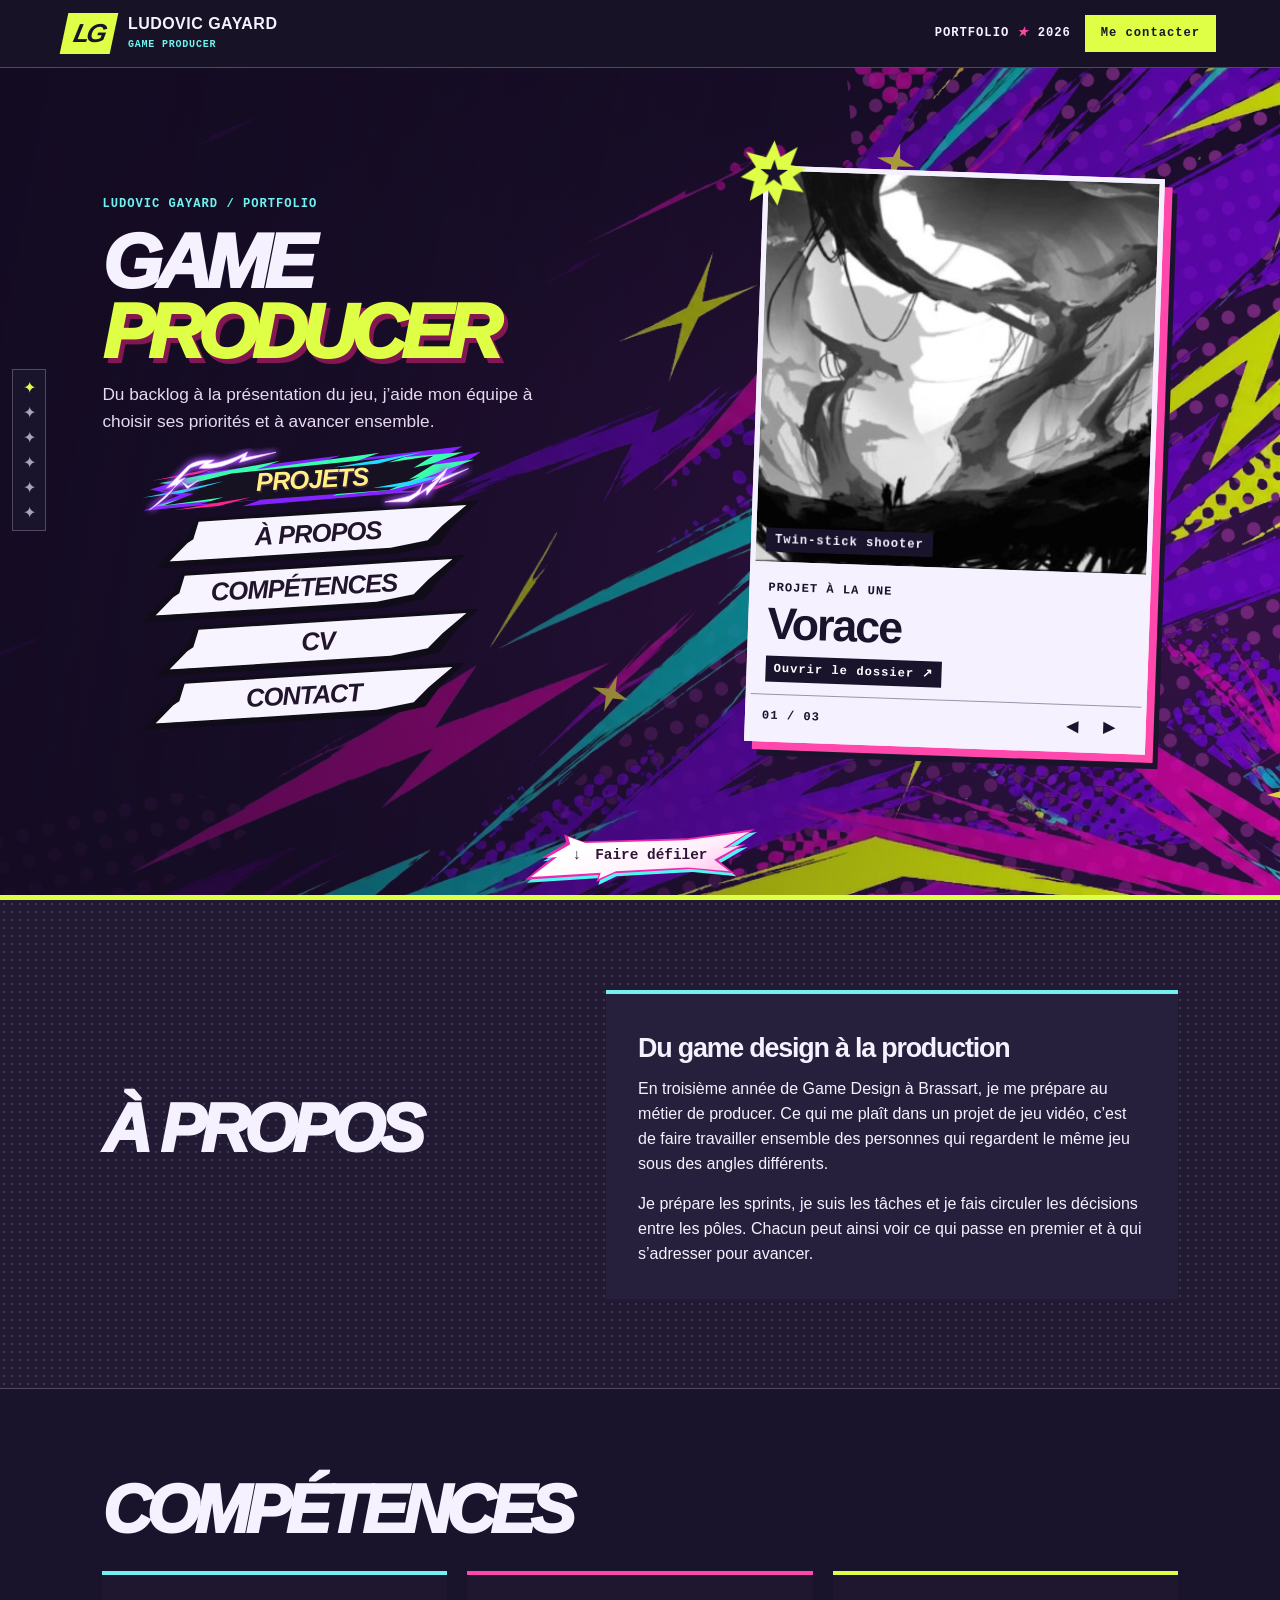
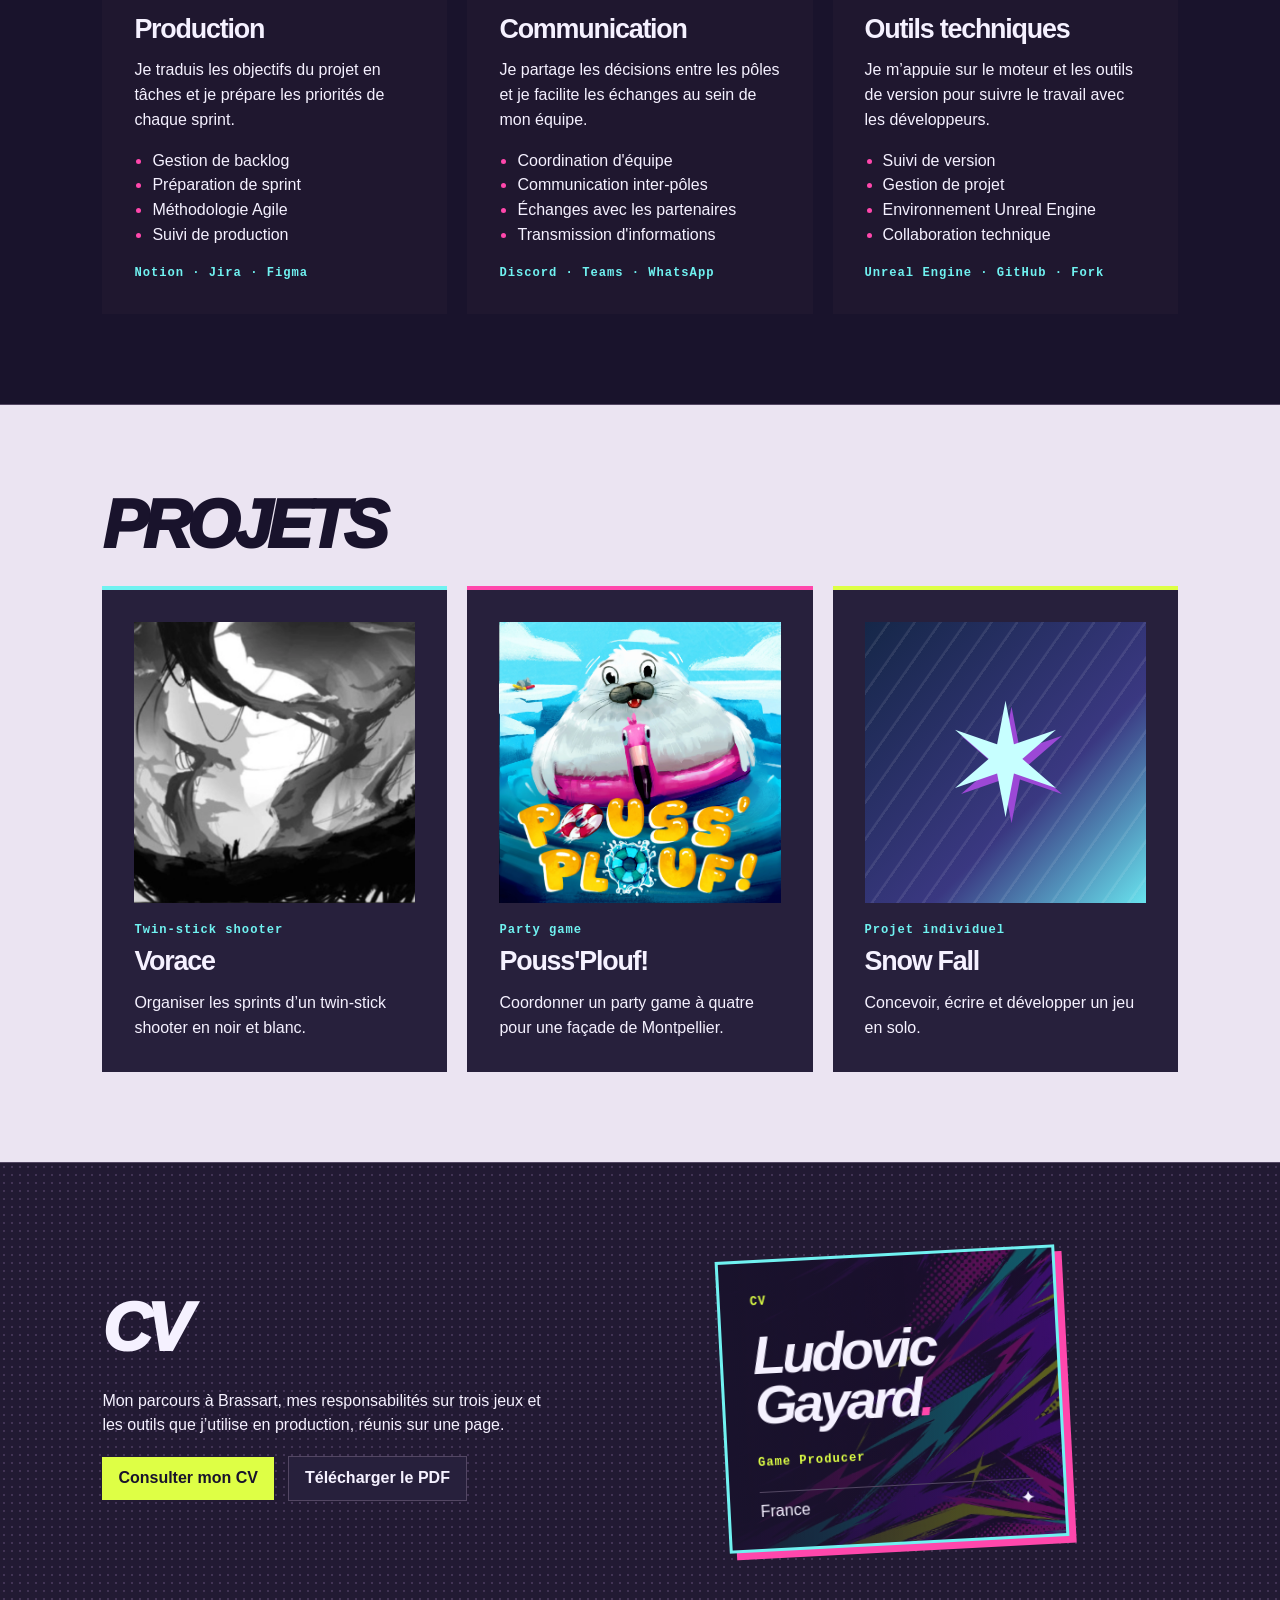
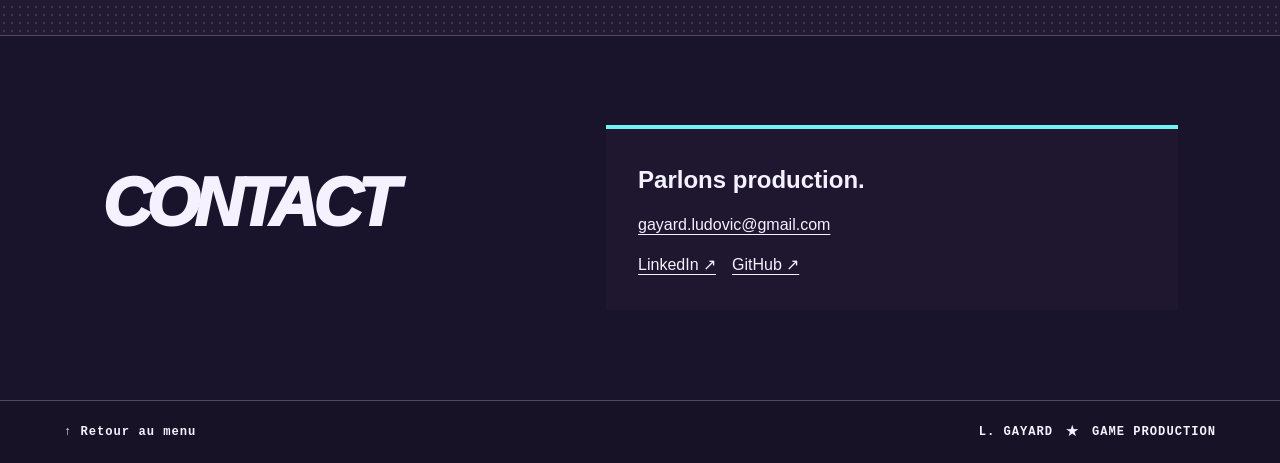
<file: index.html>
<!doctype html>
<html lang="fr">
<head>
<meta charset="utf-8">
<meta name="viewport" content="width=device-width,initial-scale=1">
<meta name="theme-color" content="#19132c">
<title>Ludovic Gayard — Portfolio de production de jeux vidéo</title>
<link rel="stylesheet" href="style.css">
</head>
<body><div class="neon-depth" aria-hidden="true"><i class="dots"></i><i class="ribbons"></i><i class="sparks"></i></div>
<header><a class="brand" href="index.html"><b aria-hidden="true">LG</b><span>LUDOVIC GAYARD<small>GAME PRODUCER</small></span></a><div class="header-actions">
<span class="headtag">PORTFOLIO <i>★</i> 2026</span><a class="header-contact" href="#contact">Me contacter</a>
</div></header><main id="portfolio"><section id="accueil" class="screen"><div class="commands">
<p class="byline">Ludovic Gayard / Portfolio</p>
<h1>Game<br><em>Producer</em>
</h1>
<p class="intro">Du backlog à la présentation du jeu, j’aide mon équipe à choisir ses priorités et à avancer ensemble.</p>
<nav aria-label="Menu principal"><a class="choice" href="#projets"><span class="choice-impact" aria-hidden="true"></span>Projets</a><a class="choice" href="#apropos"><span class="choice-impact" aria-hidden="true"></span>À propos</a><a class="choice" href="#competences"><span class="choice-impact" aria-hidden="true"></span>Compétences</a><a class="choice" href="#cv"><span class="choice-impact" aria-hidden="true"></span>CV</a><a class="choice" href="#contact"><span class="choice-impact" aria-hidden="true"></span>Contact</a></nav>
</div>
<div class="showcase"><div class="poster">
<div class="seal" aria-hidden="true">★</div>
<article class="feature"><a href="projets/vorace.html"><div class="art">
<img src="projets/images_voraces/cover-vorace.webp" alt="Illustration de Vorace"><strong class="tag">Twin-stick shooter</strong>
</div>
<div class="caption">
<small>PROJET À LA UNE</small><h2>Vorace</h2>
<span class="open">Ouvrir le dossier ↗</span>
</div></a></article><article class="feature" hidden><a href="projets/pouss-plouf.html"><div class="art">
<img src="projets/images_pouss-plouf/cover-pouss-plouf.webp" alt="Illustration de Pouss'Plouf!"><strong class="tag">Party game</strong>
</div>
<div class="caption">
<small>PROJET À LA UNE</small><h2>Pouss'Plouf!</h2>
<span class="open">Ouvrir le dossier ↗</span>
</div></a></article><article class="feature" hidden><a href="projets/snow-fall.html"><div class="art">
<div class="snow" aria-hidden="true">✶</div>
<strong class="tag">Projet individuel</strong>
</div>
<div class="caption">
<small>PROJET À LA UNE</small><h2>Snow Fall</h2>
<span class="open">Ouvrir le dossier ↗</span>
</div></a></article><div class="pager">
<span id="counter" aria-live="polite">01 / 03</span><div>
<button id="prev" aria-label="Projet précédent">◀</button><button id="next" aria-label="Projet suivant">▶</button>
</div>
</div>
</div></div>
<a class="down" href="#apropos">↓　Faire défiler</a></section><section class="panel" id="apropos"><div class="spread">
<h2 class="chapter">À propos</h2>
<div class="paper">
<h3>Du game design à la production</h3>
<p>En troisième année de Game Design à Brassart, je me prépare au métier de producer. Ce qui me plaît dans un projet de jeu vidéo, c’est de faire travailler ensemble des personnes qui regardent le même jeu sous des angles différents.</p>
<p>Je prépare les sprints, je suis les tâches et je fais circuler les décisions entre les pôles. Chacun peut ainsi voir ce qui passe en premier et à qui s’adresser pour avancer.</p>
</div>
</div></section><section class="panel" id="competences"><div class="spread">
<h2 class="chapter">Compétences</h2>
<div class="cards">
<article class="record"><h3>Production</h3>
<p>Je traduis les objectifs du projet en tâches et je prépare les priorités de chaque sprint.</p>
<ul>
<li>Gestion de backlog</li>
<li>Préparation de sprint</li>
<li>Méthodologie Agile</li>
<li>Suivi de production</li>
</ul>
<small>Notion · Jira · Figma</small></article><article class="record"><h3>Communication</h3>
<p>Je partage les décisions entre les pôles et je facilite les échanges au sein de mon équipe.</p>
<ul>
<li>Coordination d'équipe</li>
<li>Communication inter-pôles</li>
<li>Échanges avec les partenaires</li>
<li>Transmission d'informations</li>
</ul>
<small>Discord · Teams · WhatsApp</small></article><article class="record"><h3>Outils techniques</h3>
<p>Je m’appuie sur le moteur et les outils de version pour suivre le travail avec les développeurs.</p>
<ul>
<li>Suivi de version</li>
<li>Gestion de projet</li>
<li>Environnement Unreal Engine</li>
<li>Collaboration technique</li>
</ul>
<small>Unreal Engine · GitHub · Fork</small></article>
</div>
</div></section><section class="panel" id="projets"><div class="spread">
<h2 class="chapter">Projets</h2>
<div class="cards">
<a class="record" href="projets/vorace.html"><img class="thumb" loading="lazy" src="projets/images_voraces/cover-vorace.webp" alt=""><small>Twin-stick shooter</small><h3>Vorace</h3>
<p>Organiser les sprints d’un twin-stick shooter en noir et blanc.</p></a><a class="record" href="projets/pouss-plouf.html"><img class="thumb" loading="lazy" src="projets/images_pouss-plouf/cover-pouss-plouf.webp" alt=""><small>Party game</small><h3>Pouss'Plouf!</h3>
<p>Coordonner un party game à quatre pour une façade de Montpellier.</p></a><a class="record" href="projets/snow-fall.html"><span class="thumb ice" aria-hidden="true">✶</span><small>Projet individuel</small><h3>Snow Fall</h3>
<p>Concevoir, écrire et développer un jeu en solo.</p></a>
</div>
</div></section><section class="panel" id="cv">
<div class="spread cv-layout">
  <div class="cv-intro">
<h2 class="chapter">CV</h2>
    <div class="cv-copy">
<p>Mon parcours à Brassart, mes responsabilités sur trois jeux et les outils que j’utilise en production, réunis sur une page.</p>
      <div class="cv-actions">
<a href="cv-ludovic-gayard.pdf">Consulter mon CV</a><a href="cv-ludovic-gayard.pdf" download>Télécharger le PDF</a>
</div>
    </div>
  </div>
  <div class="cv-stage">
    <a class="cv-pass" href="cv-ludovic-gayard.pdf" aria-label="Consulter le CV de Ludovic Gayard (PDF)">
      <span class="pass-strap" aria-hidden="true"></span><span class="pass-clasp" aria-hidden="true"></span>
      <span class="pass-face">
        <span class="pass-label">CV</span>
        <strong class="pass-name">Ludovic<br>Gayard<span>.</span></strong>
        <span class="pass-role">Game Producer</span>
        <span class="pass-bottom"><span>France</span><b aria-hidden="true">✦</b></span>
      </span>
    </a>
  </div>
</div></section><section class="panel" id="contact"><div class="spread">
<h2 class="chapter">Contact</h2>
<div class="paper">
<h2>Parlons production.</h2>
<p><a href="mailto:gayard.ludovic@gmail.com">gayard.ludovic@gmail.com</a></p>
<a href="https://www.linkedin.com/in/ludovic-gayard-31283234b/">LinkedIn ↗</a>　<a href="https://github.com/LudoLeBlaireau">GitHub ↗</a>
</div>
</div></section></main><nav class="rail" aria-label="Repères de lecture"><a href="#accueil" aria-label="Accueil"><span aria-hidden="true">✦</span><em>Accueil</em></a><a href="#apropos" aria-label="À propos"><span aria-hidden="true">✦</span><em>À propos</em></a><a href="#competences" aria-label="Compétences"><span aria-hidden="true">✦</span><em>Compétences</em></a><a href="#projets" aria-label="Projets"><span aria-hidden="true">✦</span><em>Projets</em></a><a href="#cv" aria-label="CV"><span aria-hidden="true">✦</span><em>CV</em></a><a href="#contact" aria-label="Contact"><span aria-hidden="true">✦</span><em>Contact</em></a></nav><footer><a class="back" href="#accueil">↑ Retour au menu</a><span>L. GAYARD　★　GAME PRODUCTION</span></footer><script src="menu.js"></script>
</body>
</html>
</file>
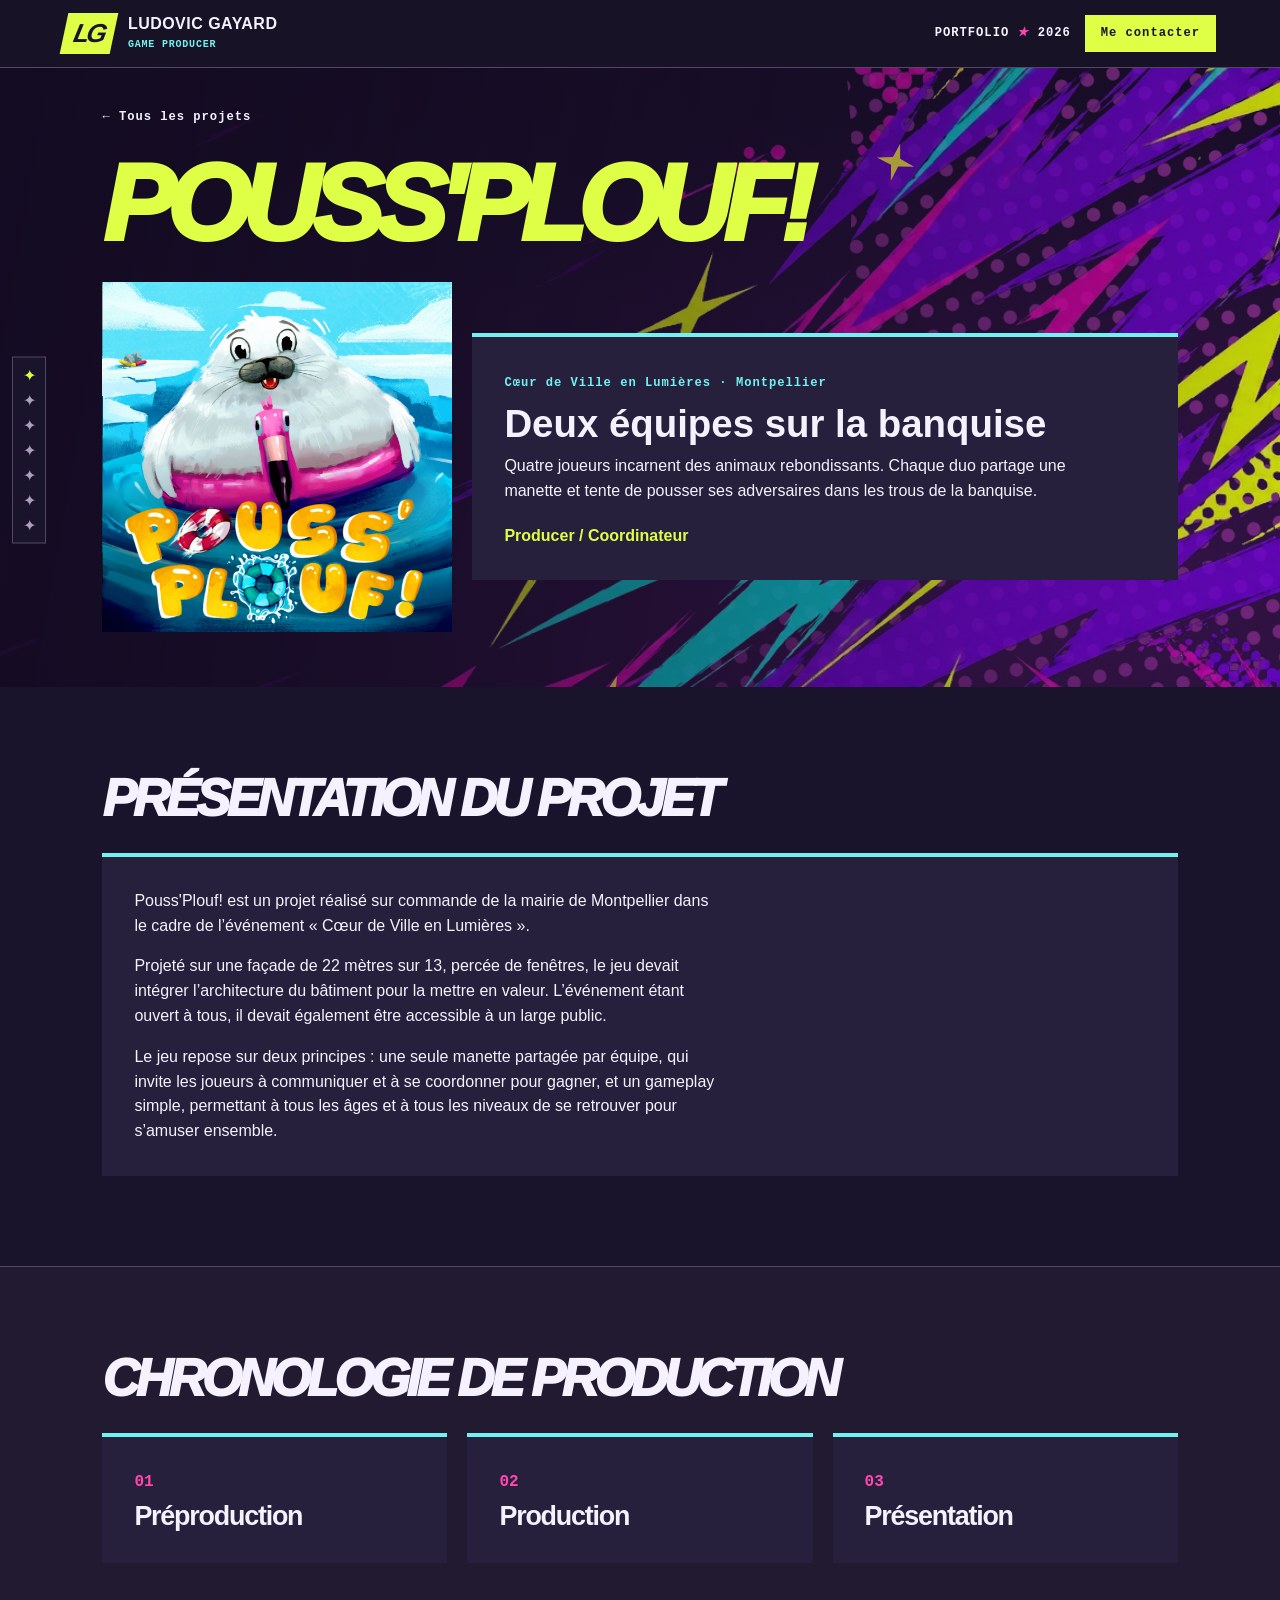
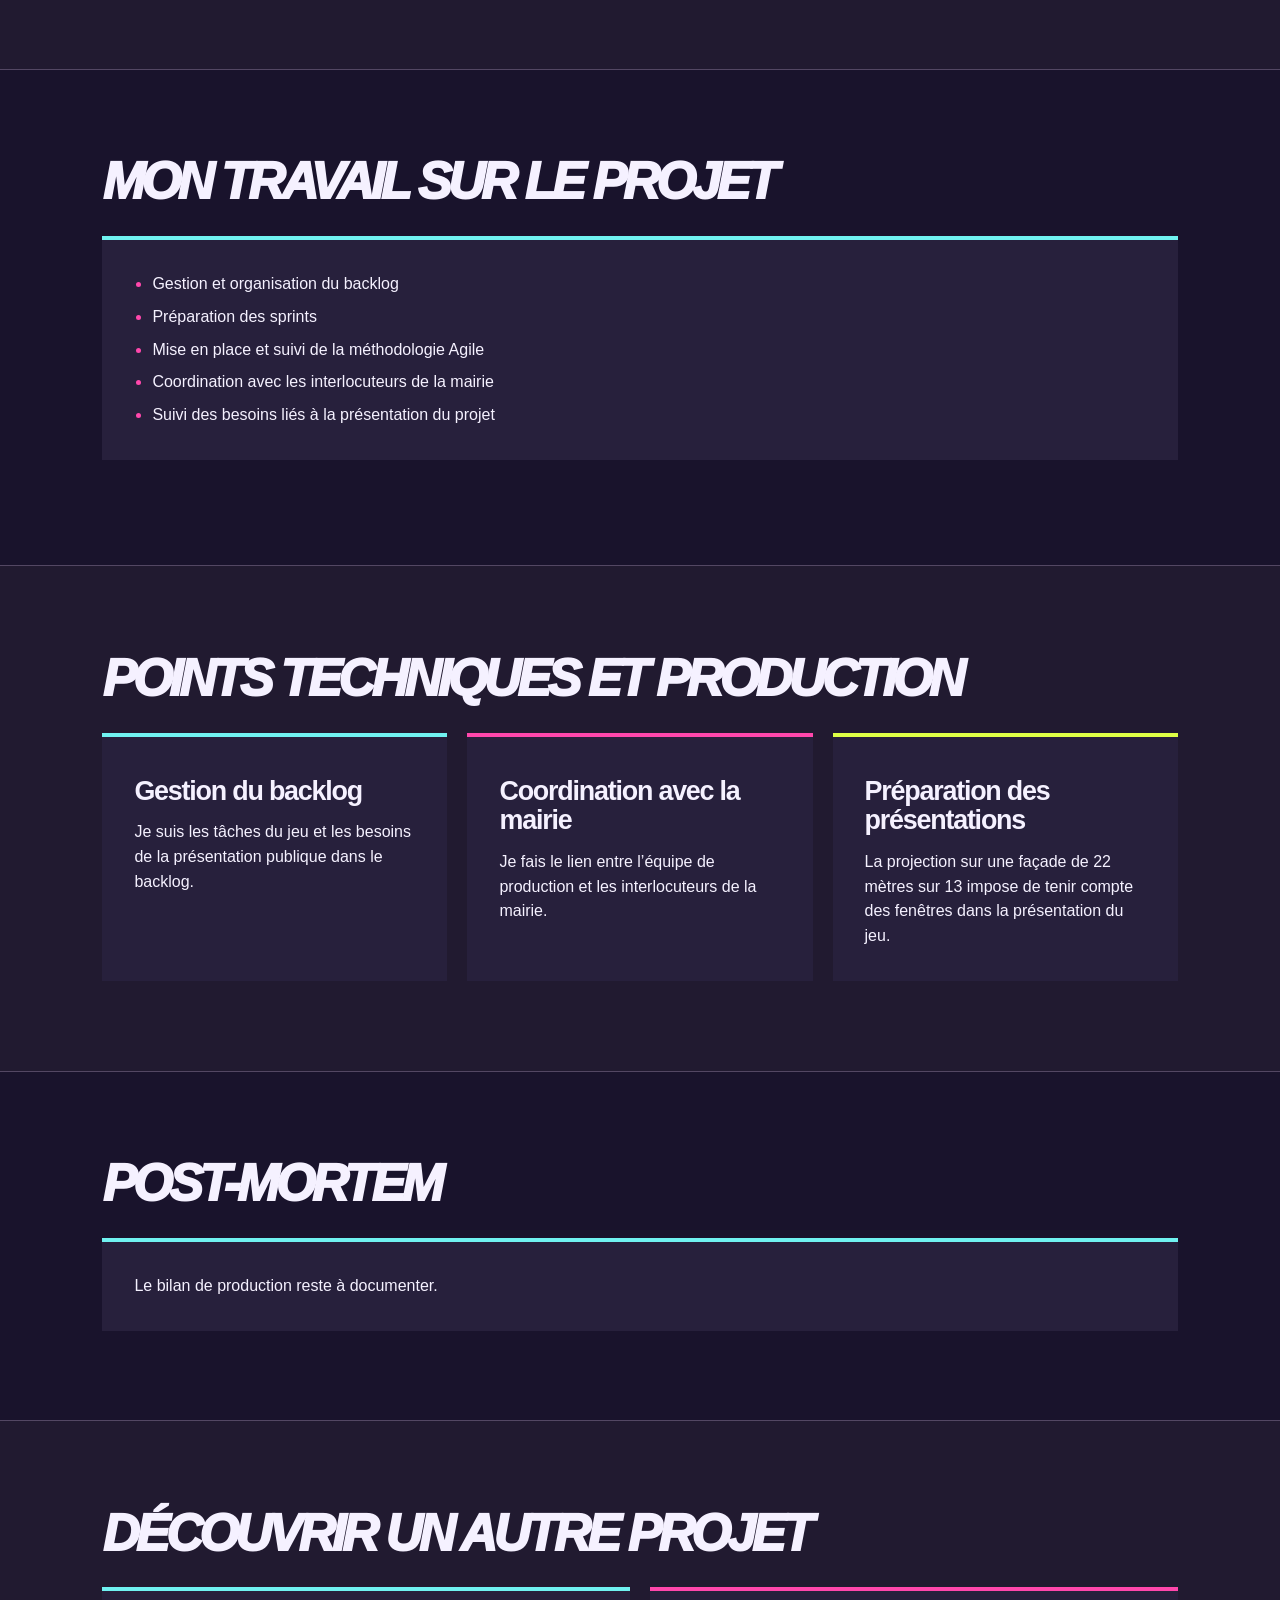
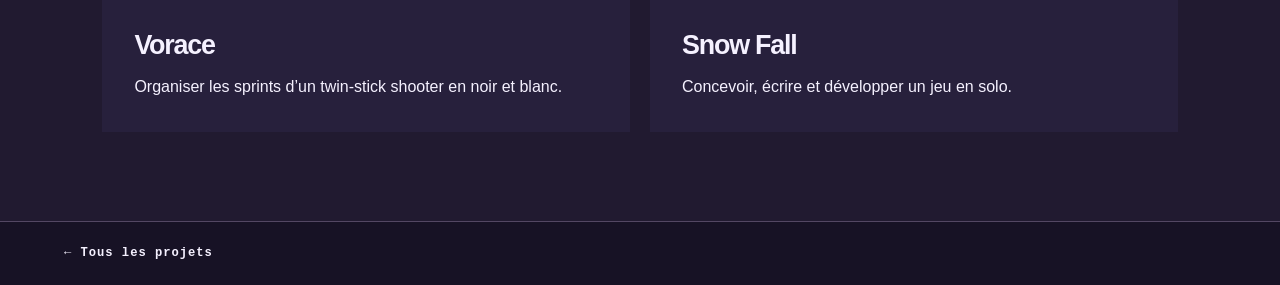
<file: projets/pouss-plouf.html>
<!doctype html>
<html lang="fr">
<head>
<meta charset="utf-8">
<meta name="viewport" content="width=device-width,initial-scale=1">
<meta name="theme-color" content="#19132c">
<title>Pouss'Plouf! — Ludovic Gayard</title>
<link rel="stylesheet" href="../style.css">
</head>
<body><div class="neon-depth" aria-hidden="true"><i class="dots"></i><i class="ribbons"></i><i class="sparks"></i></div>
<header><a class="brand" href="../index.html"><b aria-hidden="true">LG</b><span>LUDOVIC GAYARD<small>GAME PRODUCER</small></span></a><div class="header-actions">
<span class="headtag">PORTFOLIO <i>★</i> 2026</span><a class="header-contact" href="../index.html#contact">Me contacter</a>
</div></header><main class="detail case" data-project="pouss-plouf"><section id="projet"><a class="back" href="../index.html#projets">← Tous les projets</a><h1>Pouss'Plouf!</h1>
<div class="detailgrid">
<img class="cover" src="../projets/images_pouss-plouf/cover-pouss-plouf.webp" alt="Illustration de Pouss'Plouf!"><div class="paper">
<small>Cœur de Ville en Lumières · Montpellier</small><h2>Deux équipes sur la banquise</h2>
<p>Quatre joueurs incarnent des animaux rebondissants. Chaque duo partage une manette et tente de pousser ses adversaires dans les trous de la banquise.</p>
<strong>Producer / Coordinateur</strong>
</div>
</div></section><section class="case-section" id="presentation"><h2>Présentation du projet</h2>
<div class="paper">
<p>Pouss'Plouf! est un projet réalisé sur commande de la mairie de Montpellier dans le cadre de l’événement « Cœur de Ville en Lumières ».</p>
<p>Projeté sur une façade de 22 mètres sur 13, percée de fenêtres, le jeu devait intégrer l’architecture du bâtiment pour la mettre en valeur. L’événement étant ouvert à tous, il devait également être accessible à un large public.</p>
<p>Le jeu repose sur deux principes : une seule manette partagée par équipe, qui invite les joueurs à communiquer et à se coordonner pour gagner, et un gameplay simple, permettant à tous les âges et à tous les niveaux de se retrouver pour s’amuser ensemble.</p>
</div></section><section class="case-section" id="chronologie"><h2>Chronologie de production</h2>
<ol class="timeline">
<li><article class="paper"><h3>Préproduction</h3></article></li>
<li><article class="paper"><h3>Production</h3></article></li>
<li><article class="paper"><h3>Présentation</h3></article></li>
</ol></section><section class="case-section" id="contributions"><h2>Mon travail sur le projet</h2>
<ul class="paper duties">
<li>Gestion et organisation du backlog</li>
<li>Préparation des sprints</li>
<li>Mise en place et suivi de la méthodologie Agile</li>
<li>Coordination avec les interlocuteurs de la mairie</li>
<li>Suivi des besoins liés à la présentation du projet</li>
</ul></section><section class="case-section" id="technique"><h2>Points techniques et production</h2>
<div class="case-cards">
<article class="paper"><h3>Gestion du backlog</h3>
<p>Je suis les tâches du jeu et les besoins de la présentation publique dans le backlog.</p></article><article class="paper"><h3>Coordination avec la mairie</h3>
<p>Je fais le lien entre l’équipe de production et les interlocuteurs de la mairie.</p></article><article class="paper"><h3>Préparation des présentations</h3>
<p>La projection sur une façade de 22 mètres sur 13 impose de tenir compte des fenêtres dans la présentation du jeu.</p></article>
</div></section><section class="case-section" id="post-mortem"><h2>Post-mortem</h2>
<div class="paper"><p>Le bilan de production reste à documenter.</p></div></section><section class="case-section" id="autres-projets"><h2>Découvrir un autre projet</h2>
<div class="case-cards">
<a class="record" href="vorace.html"><h3>Vorace</h3>
<p>Organiser les sprints d’un twin-stick shooter en noir et blanc.</p></a><a class="record" href="snow-fall.html"><h3>Snow Fall</h3>
<p>Concevoir, écrire et développer un jeu en solo.</p></a>
</div></section></main><nav class="rail" aria-label="Repères de lecture"><a href="#projet" aria-label="Projet"><span aria-hidden="true">✦</span><em>Projet</em></a><a href="#presentation" aria-label="Présentation du projet"><span aria-hidden="true">✦</span><em>Présentation du projet</em></a><a href="#chronologie" aria-label="Chronologie de production"><span aria-hidden="true">✦</span><em>Chronologie de production</em></a><a href="#contributions" aria-label="Mon travail sur le projet"><span aria-hidden="true">✦</span><em>Mon travail sur le projet</em></a><a href="#technique" aria-label="Points techniques et production"><span aria-hidden="true">✦</span><em>Points techniques et production</em></a><a href="#post-mortem" aria-label="Post-mortem"><span aria-hidden="true">✦</span><em>Post-mortem</em></a><a href="#autres-projets" aria-label="Découvrir un autre projet"><span aria-hidden="true">✦</span><em>Découvrir un autre projet</em></a></nav><footer><a class="back" href="../index.html#projets">← Tous les projets</a></footer><script src="../menu.js"></script>
</body>
</html>
</file>
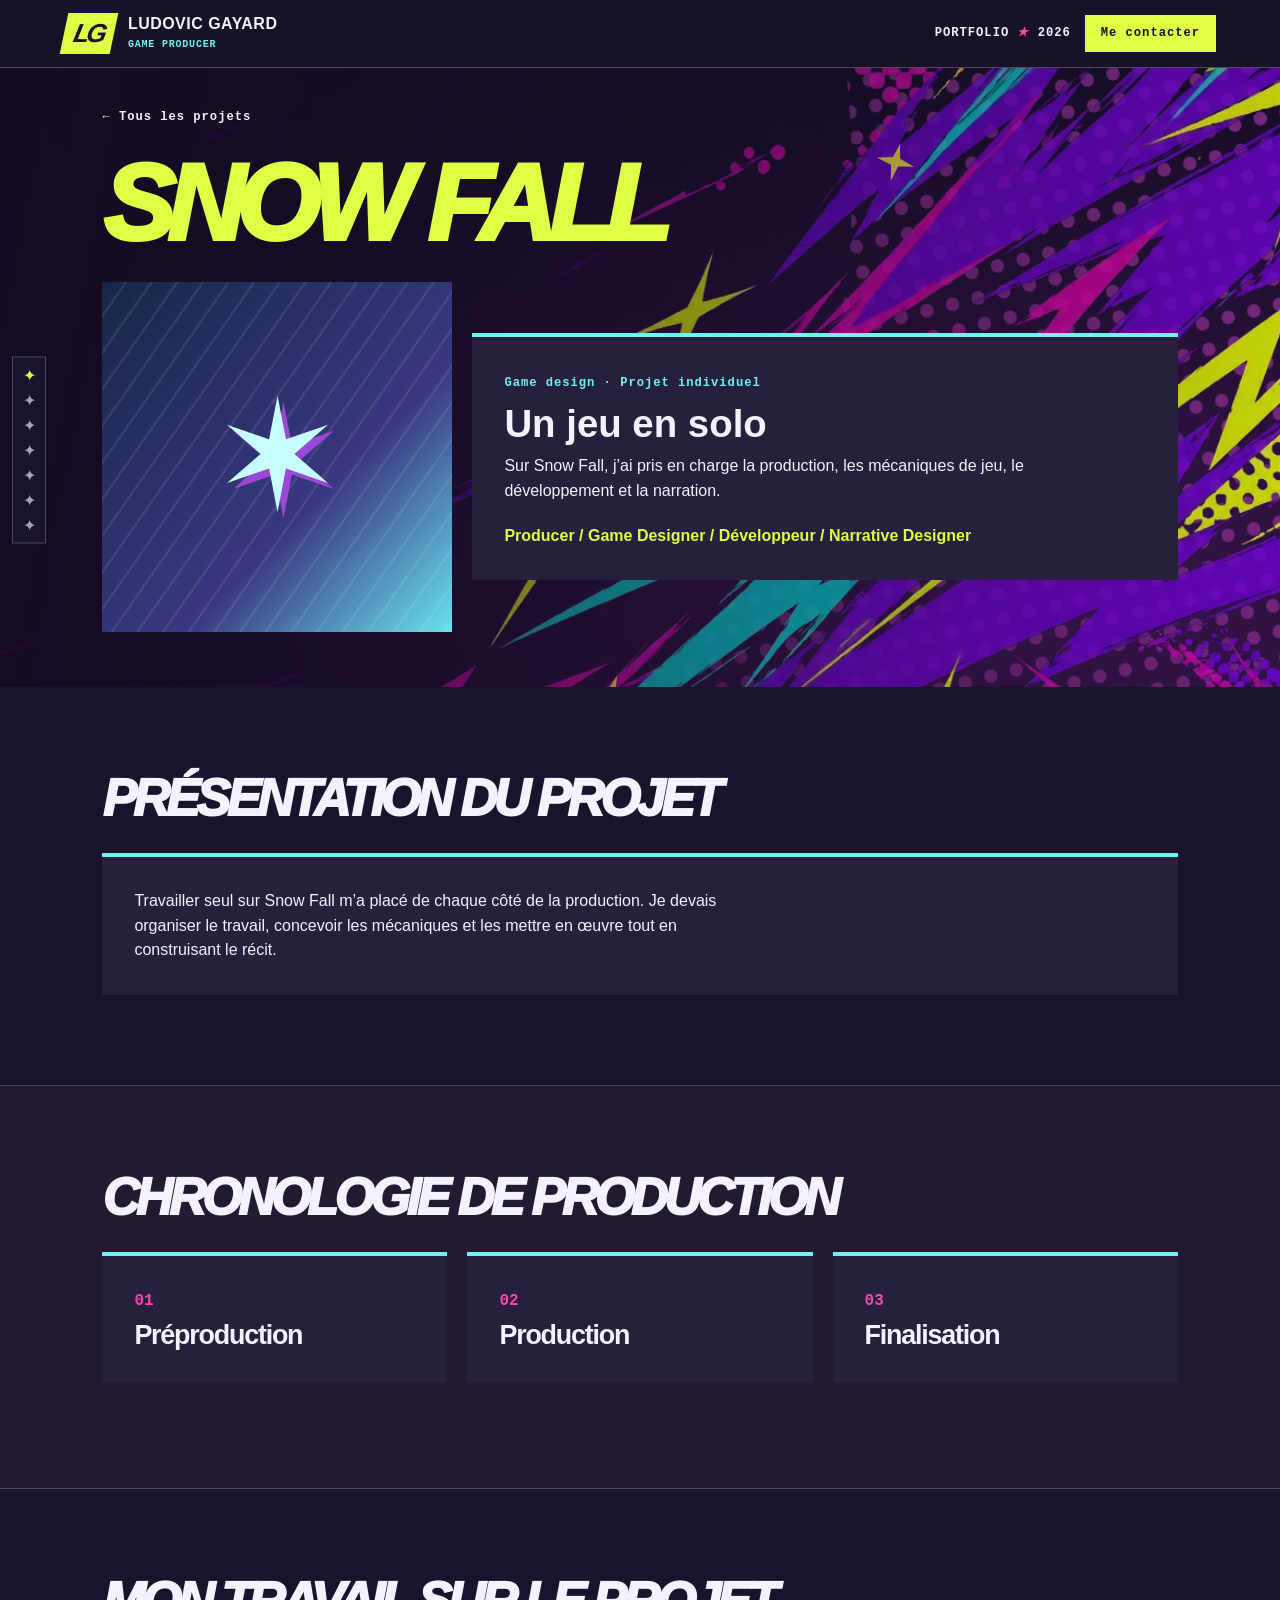
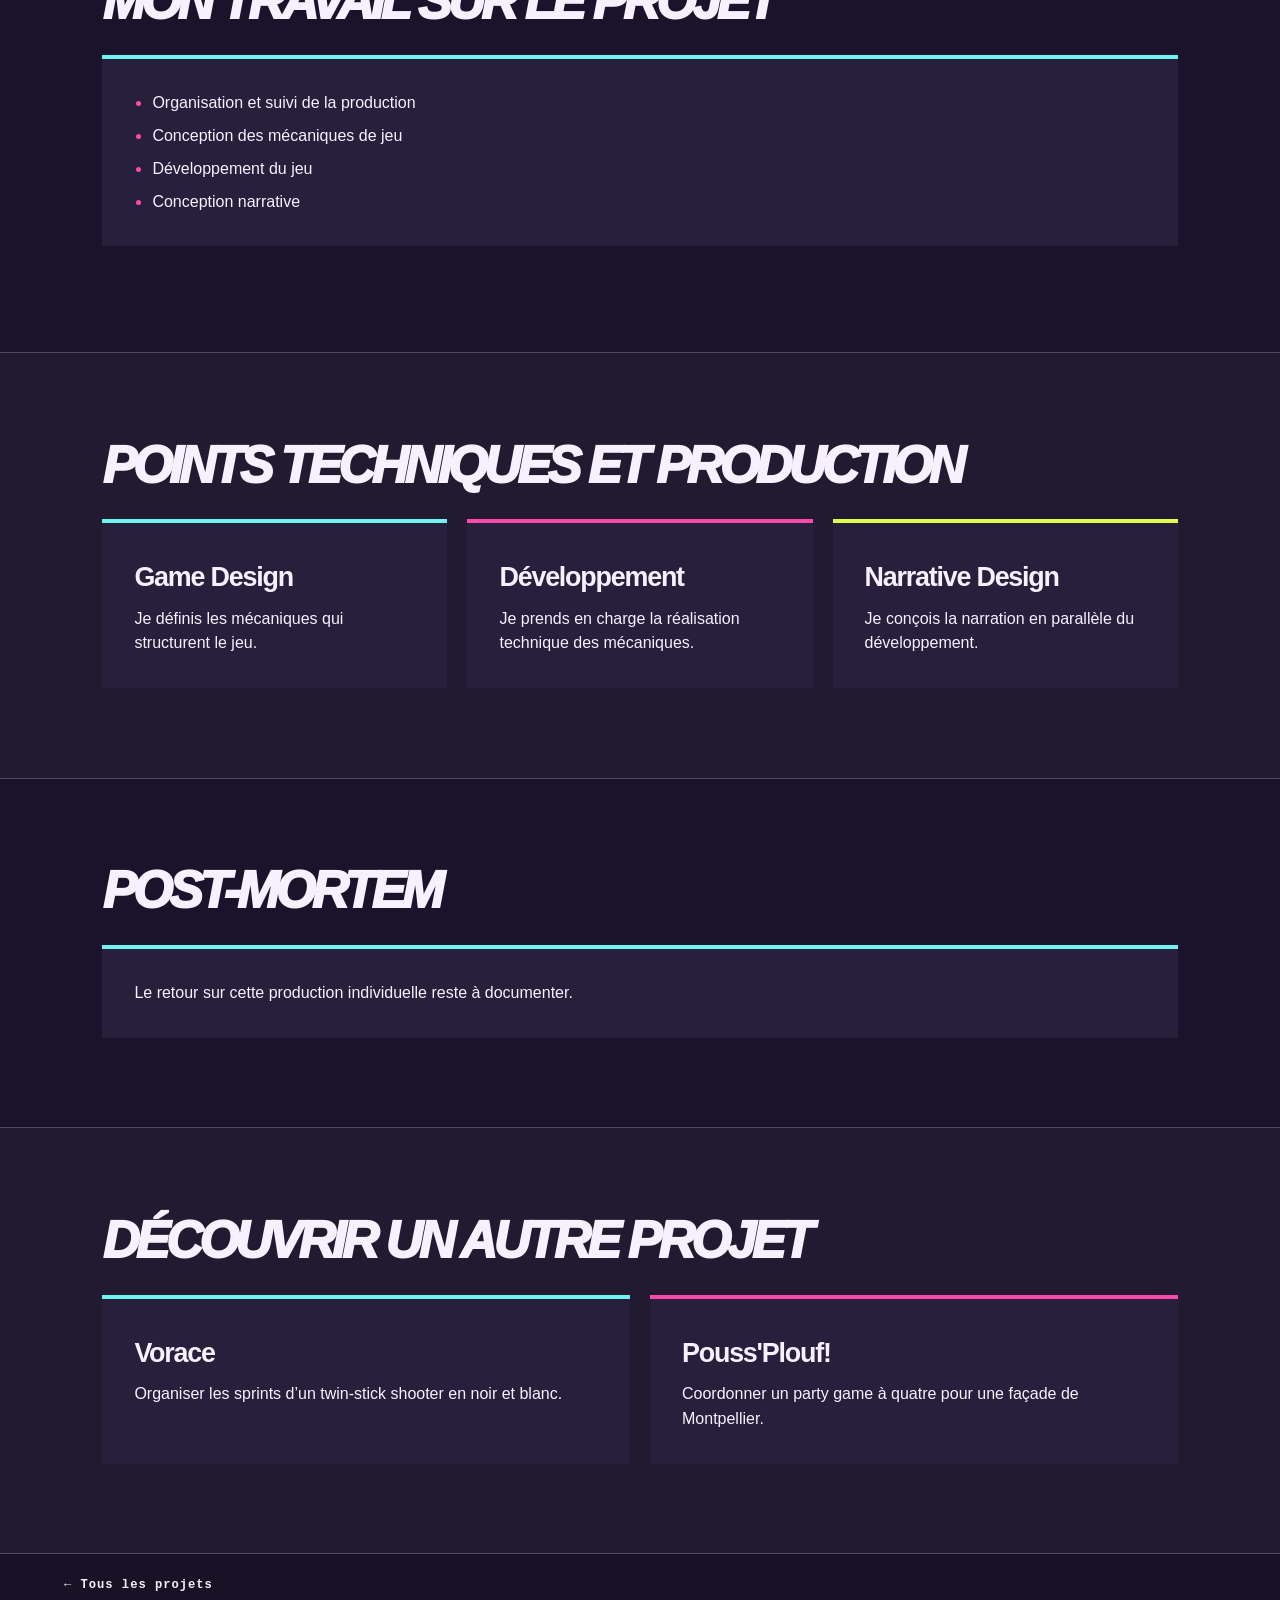
<file: projets/snow-fall.html>
<!doctype html>
<html lang="fr">
<head>
<meta charset="utf-8">
<meta name="viewport" content="width=device-width,initial-scale=1">
<meta name="theme-color" content="#19132c">
<title>Snow Fall — Ludovic Gayard</title>
<link rel="stylesheet" href="../style.css">
</head>
<body><div class="neon-depth" aria-hidden="true"><i class="dots"></i><i class="ribbons"></i><i class="sparks"></i></div>
<header><a class="brand" href="../index.html"><b aria-hidden="true">LG</b><span>LUDOVIC GAYARD<small>GAME PRODUCER</small></span></a><div class="header-actions">
<span class="headtag">PORTFOLIO <i>★</i> 2026</span><a class="header-contact" href="../index.html#contact">Me contacter</a>
</div></header><main class="detail case" data-project="snow-fall"><section id="projet"><a class="back" href="../index.html#projets">← Tous les projets</a><h1>Snow Fall</h1>
<div class="detailgrid">
<div class="snow cover" aria-hidden="true">✶</div>
<div class="paper">
<small>Game design · Projet individuel</small><h2>Un jeu en solo</h2>
<p>Sur Snow Fall, j’ai pris en charge la production, les mécaniques de jeu, le développement et la narration.</p>
<strong>Producer / Game Designer / Développeur / Narrative Designer</strong>
</div>
</div></section><section class="case-section" id="presentation"><h2>Présentation du projet</h2>
<div class="paper"><p>Travailler seul sur Snow Fall m’a placé de chaque côté de la production. Je devais organiser le travail, concevoir les mécaniques et les mettre en œuvre tout en construisant le récit.</p></div></section><section class="case-section" id="chronologie"><h2>Chronologie de production</h2>
<ol class="timeline">
<li><article class="paper"><h3>Préproduction</h3></article></li>
<li><article class="paper"><h3>Production</h3></article></li>
<li><article class="paper"><h3>Finalisation</h3></article></li>
</ol></section><section class="case-section" id="contributions"><h2>Mon travail sur le projet</h2>
<ul class="paper duties">
<li>Organisation et suivi de la production</li>
<li>Conception des mécaniques de jeu</li>
<li>Développement du jeu</li>
<li>Conception narrative</li>
</ul></section><section class="case-section" id="technique"><h2>Points techniques et production</h2>
<div class="case-cards">
<article class="paper"><h3>Game Design</h3>
<p>Je définis les mécaniques qui structurent le jeu.</p></article><article class="paper"><h3>Développement</h3>
<p>Je prends en charge la réalisation technique des mécaniques.</p></article><article class="paper"><h3>Narrative Design</h3>
<p>Je conçois la narration en parallèle du développement.</p></article>
</div></section><section class="case-section" id="post-mortem"><h2>Post-mortem</h2>
<div class="paper"><p>Le retour sur cette production individuelle reste à documenter.</p></div></section><section class="case-section" id="autres-projets"><h2>Découvrir un autre projet</h2>
<div class="case-cards">
<a class="record" href="vorace.html"><h3>Vorace</h3>
<p>Organiser les sprints d’un twin-stick shooter en noir et blanc.</p></a><a class="record" href="pouss-plouf.html"><h3>Pouss'Plouf!</h3>
<p>Coordonner un party game à quatre pour une façade de Montpellier.</p></a>
</div></section></main><nav class="rail" aria-label="Repères de lecture"><a href="#projet" aria-label="Projet"><span aria-hidden="true">✦</span><em>Projet</em></a><a href="#presentation" aria-label="Présentation du projet"><span aria-hidden="true">✦</span><em>Présentation du projet</em></a><a href="#chronologie" aria-label="Chronologie de production"><span aria-hidden="true">✦</span><em>Chronologie de production</em></a><a href="#contributions" aria-label="Mon travail sur le projet"><span aria-hidden="true">✦</span><em>Mon travail sur le projet</em></a><a href="#technique" aria-label="Points techniques et production"><span aria-hidden="true">✦</span><em>Points techniques et production</em></a><a href="#post-mortem" aria-label="Post-mortem"><span aria-hidden="true">✦</span><em>Post-mortem</em></a><a href="#autres-projets" aria-label="Découvrir un autre projet"><span aria-hidden="true">✦</span><em>Découvrir un autre projet</em></a></nav><footer><a class="back" href="../index.html#projets">← Tous les projets</a></footer><script src="../menu.js"></script>
</body>
</html>
</file>
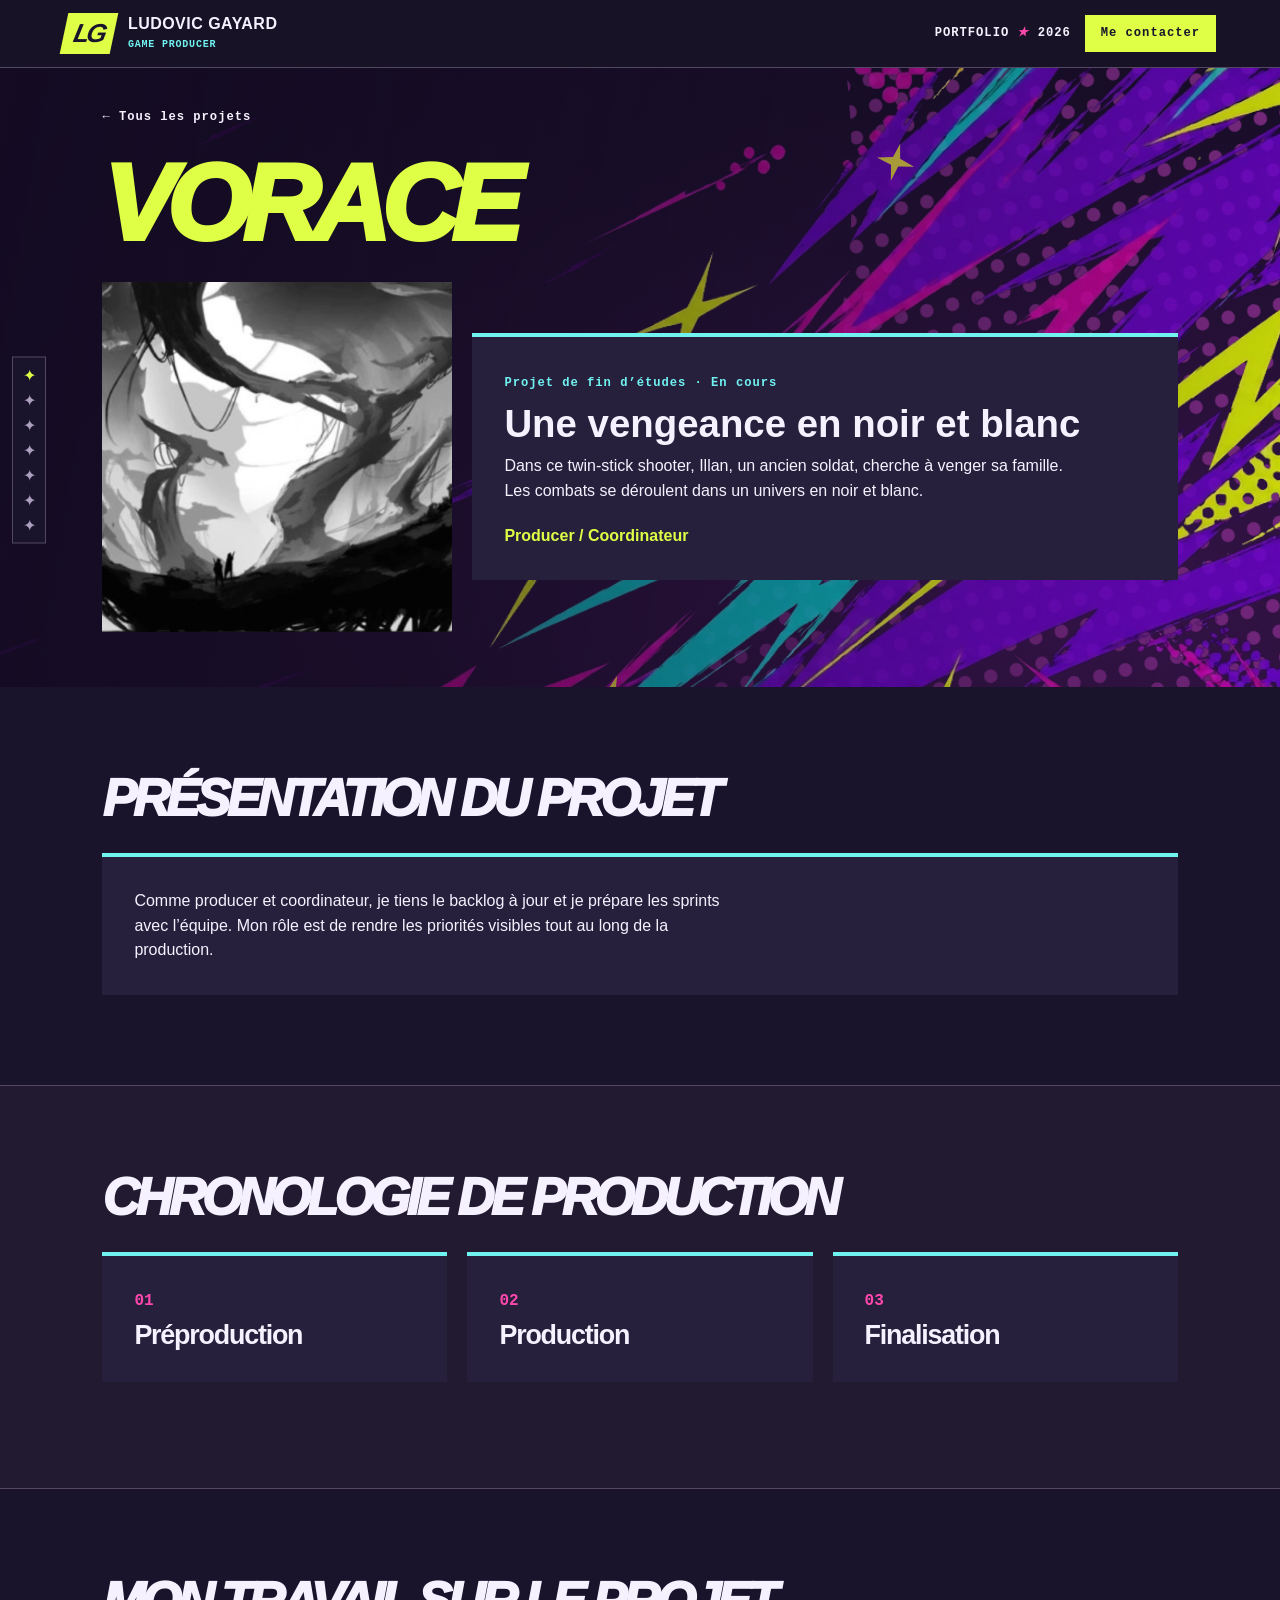
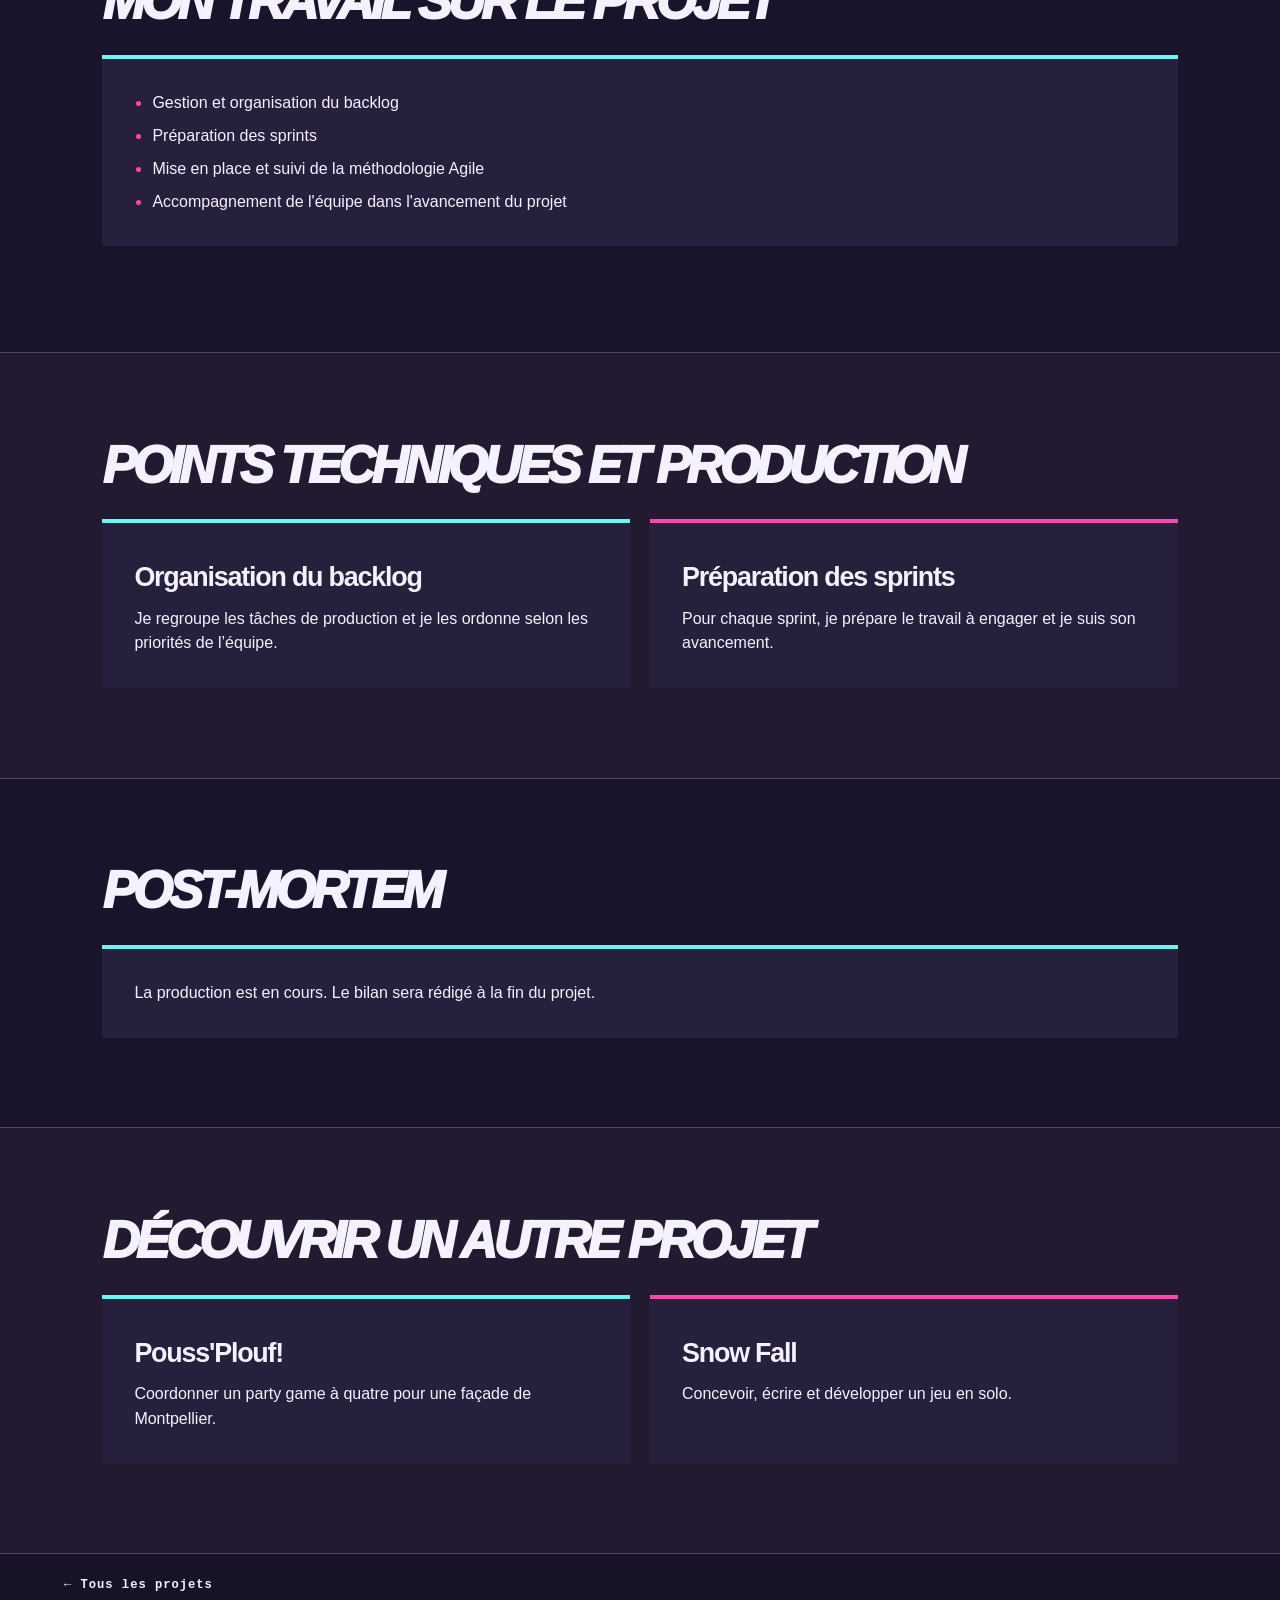
<file: projets/vorace.html>
<!doctype html>
<html lang="fr">
<head>
<meta charset="utf-8">
<meta name="viewport" content="width=device-width,initial-scale=1">
<meta name="theme-color" content="#19132c">
<title>Vorace — Ludovic Gayard</title>
<link rel="stylesheet" href="../style.css">
</head>
<body><div class="neon-depth" aria-hidden="true"><i class="dots"></i><i class="ribbons"></i><i class="sparks"></i></div>
<header><a class="brand" href="../index.html"><b aria-hidden="true">LG</b><span>LUDOVIC GAYARD<small>GAME PRODUCER</small></span></a><div class="header-actions">
<span class="headtag">PORTFOLIO <i>★</i> 2026</span><a class="header-contact" href="../index.html#contact">Me contacter</a>
</div></header><main class="detail case" data-project="vorace"><section id="projet"><a class="back" href="../index.html#projets">← Tous les projets</a><h1>Vorace</h1>
<div class="detailgrid">
<img class="cover" src="../projets/images_voraces/cover-vorace.webp" alt="Illustration de Vorace"><div class="paper">
<small>Projet de fin d’études · En cours</small><h2>Une vengeance en noir et blanc</h2>
<p>Dans ce twin-stick shooter, Illan, un ancien soldat, cherche à venger sa famille. Les combats se déroulent dans un univers en noir et blanc.</p>
<strong>Producer / Coordinateur</strong>
</div>
</div></section><section class="case-section" id="presentation"><h2>Présentation du projet</h2>
<div class="paper"><p>Comme producer et coordinateur, je tiens le backlog à jour et je prépare les sprints avec l’équipe. Mon rôle est de rendre les priorités visibles tout au long de la production.</p></div></section><section class="case-section" id="chronologie"><h2>Chronologie de production</h2>
<ol class="timeline">
<li><article class="paper"><h3>Préproduction</h3></article></li>
<li><article class="paper"><h3>Production</h3></article></li>
<li><article class="paper"><h3>Finalisation</h3></article></li>
</ol></section><section class="case-section" id="contributions"><h2>Mon travail sur le projet</h2>
<ul class="paper duties">
<li>Gestion et organisation du backlog</li>
<li>Préparation des sprints</li>
<li>Mise en place et suivi de la méthodologie Agile</li>
<li>Accompagnement de l'équipe dans l'avancement du projet</li>
</ul></section><section class="case-section" id="technique"><h2>Points techniques et production</h2>
<div class="case-cards">
<article class="paper"><h3>Organisation du backlog</h3>
<p>Je regroupe les tâches de production et je les ordonne selon les priorités de l’équipe.</p></article><article class="paper"><h3>Préparation des sprints</h3>
<p>Pour chaque sprint, je prépare le travail à engager et je suis son avancement.</p></article>
</div></section><section class="case-section" id="post-mortem"><h2>Post-mortem</h2>
<div class="paper"><p>La production est en cours. Le bilan sera rédigé à la fin du projet.</p></div></section><section class="case-section" id="autres-projets"><h2>Découvrir un autre projet</h2>
<div class="case-cards">
<a class="record" href="pouss-plouf.html"><h3>Pouss'Plouf!</h3>
<p>Coordonner un party game à quatre pour une façade de Montpellier.</p></a><a class="record" href="snow-fall.html"><h3>Snow Fall</h3>
<p>Concevoir, écrire et développer un jeu en solo.</p></a>
</div></section></main><nav class="rail" aria-label="Repères de lecture"><a href="#projet" aria-label="Projet"><span aria-hidden="true">✦</span><em>Projet</em></a><a href="#presentation" aria-label="Présentation du projet"><span aria-hidden="true">✦</span><em>Présentation du projet</em></a><a href="#chronologie" aria-label="Chronologie de production"><span aria-hidden="true">✦</span><em>Chronologie de production</em></a><a href="#contributions" aria-label="Mon travail sur le projet"><span aria-hidden="true">✦</span><em>Mon travail sur le projet</em></a><a href="#technique" aria-label="Points techniques et production"><span aria-hidden="true">✦</span><em>Points techniques et production</em></a><a href="#post-mortem" aria-label="Post-mortem"><span aria-hidden="true">✦</span><em>Post-mortem</em></a><a href="#autres-projets" aria-label="Découvrir un autre projet"><span aria-hidden="true">✦</span><em>Découvrir un autre projet</em></a></nav><footer><a class="back" href="../index.html#projets">← Tous les projets</a></footer><script src="../menu.js"></script>
</body>
</html>
</file>
<file: style.css>
:root{--ink:#19132c;--panel:#27203c;--lime:#deff45;--pink:#ff47ac;--blue:#70f2f1;--paper:#f5f1ff;--edge:#534763;color:var(--paper);background:var(--ink);font:16px/1.55 Arial,Helvetica,sans-serif;color-scheme:dark}
*{box-sizing:border-box}body{margin:0}html{scroll-behavior:smooth;scroll-padding-top:85px}[hidden]{display:none!important}a{color:inherit;text-decoration:none}button{font:inherit;color:inherit;cursor:pointer}p{max-width:66ch}a:focus-visible,button:focus-visible{outline:3px solid var(--blue);outline-offset:4px}h1,h2,h3,p{margin:0}p+p{margin-top:1em}
header,footer{display:flex;align-items:center;justify-content:space-between;gap:14px;padding:13px max(5vw,20px);background:#171225}header{position:sticky;z-index:8;top:0;border-bottom:1px solid var(--edge)}.brand,.header-actions,.cv-actions{display:flex;align-items:center;gap:14px}.brand{font-weight:900;letter-spacing:.03em;line-height:1.1}.brand b{background:var(--lime);color:var(--ink);font:bold italic 26px Arial;padding:5px 10px;transform:skew(-12deg);letter-spacing:-.12em}.brand small{display:block;color:var(--blue);font-size:10px;margin-top:4px}.headtag,.byline,small,.tag,.back,.open,#counter,footer,.header-contact,.pass-role,.pass-label{font:700 .76rem/1.5 'Courier New',monospace;letter-spacing:.08em}.headtag i{color:var(--pink)}.header-contact,.cv-actions a,.open{background:var(--lime);color:var(--ink);padding:9px 16px;font-weight:bold;display:inline-block}.header-contact:hover,.cv-actions a:hover,.open:hover{background:var(--blue)}
.screen{position:relative;isolation:isolate;display:grid;grid-template-columns:1.13fr .87fr;gap:4vw;align-items:center;min-height:calc(100svh - 68px);padding:65px max(8vw,30px) 85px;border-bottom:5px solid var(--lime);overflow:hidden;background:transparent}.byline,.paper small,.record small{color:var(--blue)}.byline{text-transform:uppercase}.commands h1,.detail h1,.chapter,.case-section>h2{font:1000 italic clamp(3rem,8.4vw,9rem)/.91 Arial,sans-serif;letter-spacing:-.075em;text-transform:uppercase}.commands h1{margin:23px 0}.commands h1 em{color:var(--lime);text-shadow:4px 5px #821751}.intro{max-width:45ch;color:#e7daef;font-size:clamp(1rem,1.35vw,1.22rem)}.commands nav{display:flex;flex-wrap:wrap;gap:8px;max-width:480px;margin-top:26px}.choice{padding:6px 12px;border:1px solid #887897;background:#211a32;font-weight:700}.choice span{color:var(--blue);margin-right:7px}.choice.active,.choice:hover{background:var(--paper);color:var(--ink)}.choice.active span{color:#892270}.showcase{max-width:420px;width:90%;justify-self:center}.poster{position:relative;background:var(--paper);color:var(--ink);border:5px solid var(--paper);box-shadow:8px 8px 0 var(--pink),13px 14px 0 var(--ink);transform:rotate(2deg)}.seal{position:absolute;left:-28px;top:-30px;z-index:2;color:var(--ink);background:var(--lime);font-size:36px;text-align:center;width:65px;line-height:65px;clip-path:polygon(50% 0,60% 25%,86% 9%,76% 37%,100% 41%,80% 55%,98% 78%,65% 74%,58% 100%,43% 77%,15% 94%,21% 64%,0 58%,23% 42%,7% 19%,38% 26%)}.art,.cover,.thumb{aspect-ratio:1;overflow:hidden}.art{position:relative;background:var(--ink)}.art img,.thumb,.cover{display:block;width:100%;object-fit:cover}.art img{height:100%}.tag{position:absolute;bottom:10px;left:10px;background:var(--ink);color:var(--paper);padding:3px 9px}.caption{padding:12px 14px;position:relative}.caption h2,.record h3,.paper h3{font-weight:900;letter-spacing:-.045em;line-height:1.1}.caption h2{font-size:clamp(2rem,3.5vw,3rem)}.caption .open{margin-top:8px;padding:4px 8px;background:var(--ink);color:white}.pager{display:flex;align-items:center;justify-content:space-between;border-top:1px solid #9d93ab;padding:5px 12px}.pager button{background:transparent;border:0;color:var(--ink);min-width:38px;height:32px}.pager button:hover{background:var(--lime)}.down{position:absolute;bottom:18px;left:8vw;font:700 .8rem monospace}.snow,.ice{display:grid;place-items:center;width:100%;height:100%;background:repeating-linear-gradient(125deg,transparent 0 18px,#ffffff16 19px 21px),linear-gradient(135deg,#152748,#3a3881 62%,#68e3ee);font-size:clamp(5rem,12vw,12rem);color:#c7ffff;text-shadow:6px 6px #9c48d6}.thumb.ice,.cover.snow{height:auto}
.panel,.case-section{padding:clamp(50px,7vw,100px) max(8vw,30px);border-bottom:1px solid var(--edge)}.spread,.case-section>*{max-width:1350px;margin-inline:auto}.chapter,.case-section>h2{font-size:clamp(2.6rem,5.3vw,6rem);margin-bottom:30px}.cards,.case-cards,.timeline,.detailgrid{display:grid;gap:20px}.cards,.case-cards,.timeline{grid-template-columns:repeat(auto-fit,minmax(min(100%,220px),1fr))}.record,.paper,.timeline article{padding:clamp(20px,2.5vw,36px);background:var(--panel);border-top:4px solid var(--accent,var(--blue))}.record:nth-child(2),.case-cards>:nth-child(2){--accent:var(--pink)}.record:nth-child(3),.case-cards>:nth-child(3){--accent:var(--lime)}.record h3,.paper h3{font-size:clamp(1.4rem,2.1vw,2.1rem);margin:8px 0 14px}.record small{display:block}.record li::marker,.duties li::marker{color:var(--pink)}.record ul{padding-left:18px}.record .thumb{margin-bottom:18px}a.record{transition:transform .18s,box-shadow .18s}a.record:hover{transform:translateY(-4px);box-shadow:4px 5px var(--accent,var(--blue))}
#apropos .spread,#contact .spread,.cv-layout{display:grid;grid-template-columns:1fr 1.3fr;align-items:center;gap:5vw}#apropos,#cv{background:radial-gradient(#423455 1px,transparent 1.5px) 0 0/8px 8px,#221a33}#projets{background:#ebe4f2;color:var(--ink)}#projets .record{color:var(--paper)}#contact .paper a{text-decoration:underline;text-underline-offset:4px}#contact .paper p{margin:15px 0;overflow-wrap:anywhere}.cv-actions{flex-wrap:wrap;margin-top:18px}.cv-actions a+a{color:var(--paper);background:var(--panel);border:1px solid var(--edge)}.cv-pass{display:block;margin:auto;max-width:340px;transform:rotate(-3deg);transition:transform .2s;box-shadow:7px 7px var(--pink)}.cv-pass:hover{transform:rotate(0) translateY(-4px)}.pass-face{display:block;padding:25px 30px;background:linear-gradient(90deg,#19132cf5,#19132caa),url(assets/impact-neon.webp) center/cover;border:3px solid var(--blue)}.pass-label,.pass-role{color:var(--lime)}.pass-name{display:block;font:900 italic 3.4rem/.92 Arial;letter-spacing:-.07em;margin:18px 0}.pass-name span{color:var(--pink)}.pass-bottom{display:flex;justify-content:space-between;border-top:1px solid var(--edge);margin-top:18px;padding-top:7px}
#projet{position:relative;isolation:isolate;padding:35px max(8vw,30px) 55px}.detail h1{margin:28px 0;color:var(--lime)}.detailgrid{grid-template-columns:minmax(200px,350px) 1fr;align-items:center;max-width:1200px}.detailgrid .paper h2{font-size:clamp(1.6rem,3vw,3rem);line-height:1.05;margin:10px 0}.detailgrid strong{display:block;margin-top:20px;color:var(--lime)}.case-section>h2{font-size:clamp(2rem,4vw,4rem)}.case-section:nth-child(odd){background:#211a30}.timeline{list-style:none;padding:0;counter-reset:step}.timeline li{counter-increment:step}.timeline article:before{content:counter(step,decimal-leading-zero);color:var(--pink);font:bold 1rem monospace}.timeline h3{margin-bottom:0}.duties{padding-left:50px}.duties li+li{margin-top:8px}.rail{position:fixed;z-index:6;left:12px;top:50%;transform:translateY(-50%);display:grid;background:var(--ink);border:1px solid var(--edge);padding:5px}.rail a{position:relative;line-height:25px;color:#aca0be;text-align:center;width:22px}.rail [aria-current]{color:var(--lime)}.rail em{display:none;position:absolute;left:25px;top:0;background:var(--ink);color:white;font:normal .8rem/25px monospace;padding:0 8px;white-space:nowrap}.rail a:is(:hover,:focus-visible) em{display:block}footer{padding-block:22px}.back:hover{color:var(--lime)}
@keyframes arrive{from{opacity:.6;transform:translateY(12px)}}@keyframes impact{from{opacity:.6;transform:translateX(var(--slide-offset,8px))}}@media(prefers-reduced-motion:no-preference){.arrived{animation:arrive .35s ease-out}.feature:not([hidden]){animation:impact .23s ease-out}}@media(prefers-reduced-motion:reduce){html{scroll-behavior:auto}*,*:before{transition:none!important}}
@media(max-width:780px){.rail{display:none}.screen{gap:30px;padding-inline:5vw}.commands h1{font-size:9vw}.showcase{width:95%}.headtag{display:none}.panel,.case-section,#projet{padding-inline:5vw}.cards{grid-template-columns:repeat(auto-fit,minmax(min(100%,215px),1fr))}}
@media(max-width:610px){.screen{grid-template-columns:1fr;padding:42px 6vw 56px}.commands h1{font-size:clamp(3.6rem,15vw,6rem)}.commands nav{gap:6px;margin-top:18px}.showcase{width:83%;max-width:320px}.brand{font-size:.78rem}.header-contact{font-size:.7rem;padding:8px}.header-actions,.brand{gap:8px}.detailgrid,#apropos .spread,#contact .spread,.cv-layout{grid-template-columns:1fr}.detailgrid .cover{max-width:320px}.cv-stage{padding:20px}.chapter{font-size:clamp(2rem,9vw,3.5rem)}.cards{grid-template-columns:1fr}.detail h1{font-size:clamp(2.7rem,12vw,5rem)}footer{flex-wrap:wrap}.rail{display:none}}


/* Menu de l’accueil : l’impact suit la sélection au pointeur et au clavier. */
.commands nav {
  display: flex;
  flex-flow: column nowrap;
  align-items: flex-start;
  gap: 9px;
  margin: 22px 0 8px;
  padding-left: min(4vw, 42px);
}
.commands .choice {
  position: relative;
  isolation: isolate;
  display: grid;
  place-items: center;
  width: min(100%, 320px);
  min-height: 45px;
  padding: 8px 28px;
  border: 0;
  background: transparent;
  color: #21152c;
  font: 900 italic clamp(1.18rem, 2vw, 1.65rem)/1.05 Arial, sans-serif;
  letter-spacing: -.04em;
  text-transform: uppercase;
  transform: rotate(-3deg);
  transition: transform .16s ease-out;
}
.commands .choice:nth-child(2n) { margin-left: 3%; }
.commands .choice::before, .commands .choice::after {
  content: "";
  position: absolute;
  z-index: -1;
  pointer-events: none;
}
.commands .choice::before {
  inset: -2px -3px -4px;
  background: #100d18;
  clip-path: polygon(13% 6%, 100% 0, 92% 43%, 87% 82%, 74% 96%, 0 100%, 6% 60%, 9% 49%);
}
.commands .choice::after {
  inset: 1px 4px 1px;
  background: #f8f4ff;
  clip-path: polygon(12% 8%, 98% 2%, 90% 46%, 85% 79%, 73% 92%, 2% 97%, 8% 57%, 10% 48%);
}
/* Les traînées entourent le libellé, l’arc passe au premier plan. */
.commands .choice.active {
  z-index: 1;
  color: #fff084;
  text-shadow: 1px 2px #432241;
  transform: translateX(8px) rotate(-3deg);
}
.commands .choice.active::before {
  inset: -5px -10px;
  clip-path: none;
  background: url(assets/menu-speed.svg) center / 100% 100% no-repeat;
}
.commands .choice.active::after { content: none; }
.commands .choice .choice-impact {
  display: none;
  position: absolute;
  z-index: 2;
  inset: -12px -8px;
  margin: 0;
  pointer-events: none;
  background: url(assets/menu-arc.svg) 33.333333% center / 400% 100% no-repeat;
}
.commands .choice.active .choice-impact { display: block; }
@keyframes speed-beat {
  0%, 36%, 100% { transform: scale(1); }
  12% { transform: scale(1.06, 1.12); }
  23% { transform: scale(.99, 1.02); }
  29% { transform: scale(1.025, 1.06); }
}
@keyframes lightning-pass {
  0% { background-position-x: 0%; opacity: .85; }
  6% { background-position-x: 33.333333%; opacity: 1; }
  15% { background-position-x: 66.666667%; opacity: .92; }
  24% { background-position-x: 100%; opacity: .65; }
  36%, 100% { background-position-x: 100%; opacity: 0; }
}
@media (prefers-reduced-motion: no-preference) {
  .commands .choice.active::before { animation: speed-beat 1.45s ease-out infinite; }
  .commands .choice.active .choice-impact { animation: lightning-pass 1.45s step-end infinite; }
}
.commands .choice:focus-visible { outline: 2px dashed var(--blue); outline-offset: 4px; }
@media (min-width: 781px) {
  .screen { padding-block: 42px 58px; }
  .commands h1 { font-size: clamp(3rem, 6vw, 6.4rem); margin-block: 14px; }
}
@media (max-width: 610px) {
  .commands nav { padding-left: 26px; padding-right: 14px; }
  .commands .choice { max-width: 290px; }

}
@media (prefers-reduced-motion: reduce) {
  .commands .choice, .commands .choice .choice-impact { transition: none; }
}


/* Le décor appartient à la fenêtre et le contenu défile devant lui. */
body { isolation: isolate; }
.neon-depth {
  position: fixed; inset: 0; z-index: -1; overflow: hidden; pointer-events: none;
  background: radial-gradient(ellipse at 84% 66%, #3d1550, #1a0e2a 60%, #120c20);
}
.neon-depth > i {
  position: absolute; inset: -64px -32px; margin: 0;
  background-size: cover; background-position: center; background-repeat: no-repeat;
}
.neon-depth .dots { background-image: url("assets/trame.svg"); opacity: .68; }
.neon-depth .ribbons { background-image: url("assets/trainees.webp"); opacity: .83; }
.neon-depth .sparks { background-image: url("assets/etoiles.svg"), url("assets/eclairs.webp"); }
.neon-depth::after {
  content: ""; position: absolute; inset: 0;
  background: linear-gradient(100deg, #140c23cc, #140c2320);
}
@media (prefers-reduced-motion: no-preference) {
  .neon-depth .dots { transform: translate3d(0,var(--dots-y,0px),0); }
  .neon-depth .ribbons { transform: translate3d(0,var(--ribbons-y,0px),0); }
  .neon-depth .sparks { transform: translate3d(0,var(--sparks-y,0px),0); }
}
#competences .record, #contact .paper { background-color: rgb(32 24 48 / 94%); }
.case-section { background-color: var(--ink); }
#accueil {
    padding-bottom: max(84px, 5vw);
}

    #accueil > .down {
        position: absolute;
        left: 50%;
        bottom: 12px;
        transform: translateX(-50%);
        isolation: isolate;
        display: grid;
        place-items: center;
        width: min(230px, 84%);
        min-height: 54px;
        color: #301334;
        font: 900 0.9rem/1.2 'Courier New', monospace;
        filter: drop-shadow(2px 3px 0 #51f6f3);
    }

        #accueil > .down::before,
        #accueil > .down::after {
            content: "";
            position: absolute;
            inset: 0;
            z-index: -1;
            pointer-events: none;
            clip-path: polygon( 0 94%, 12% 52%, 7% 54%, 18% 26%, 17% 10%, 25% 23%, 71% 17%, 100% 0, 88% 34%, 96% 28%, 84% 58%, 91% 82%, 72% 74%, 39% 82%, 31% 98%, 32% 85% );
        }

        #accueil > .down::before {
            background: #ec29ae;
        }

        #accueil > .down::after {
            inset: 3px 6px;
            background: linear-gradient(155deg, #fff 28%, #fff0fc 63%, #ffafe8);
        }

        #accueil > .down:is(:hover, :focus-visible) {
            filter: drop-shadow(2px 3px 0 #51f6f3) drop-shadow(0 0 5px #ff56c8);
        }
</file>
